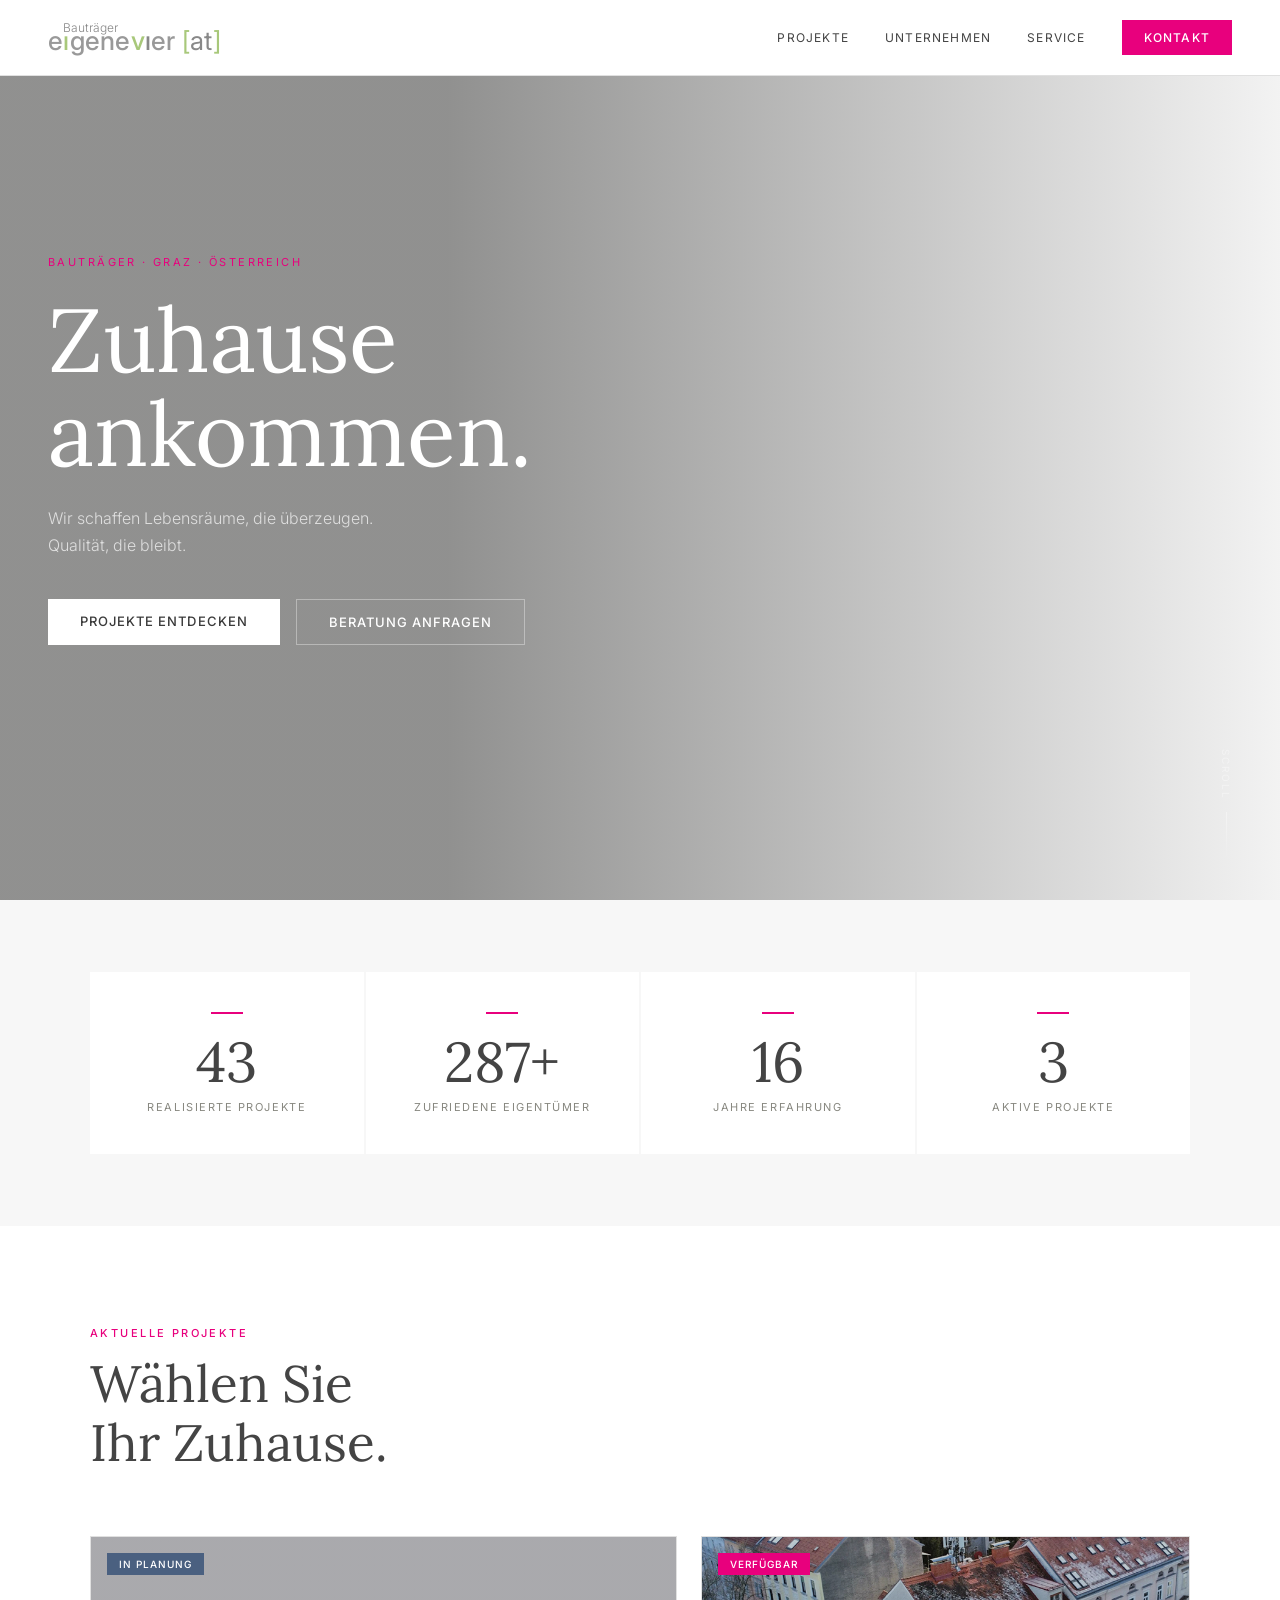
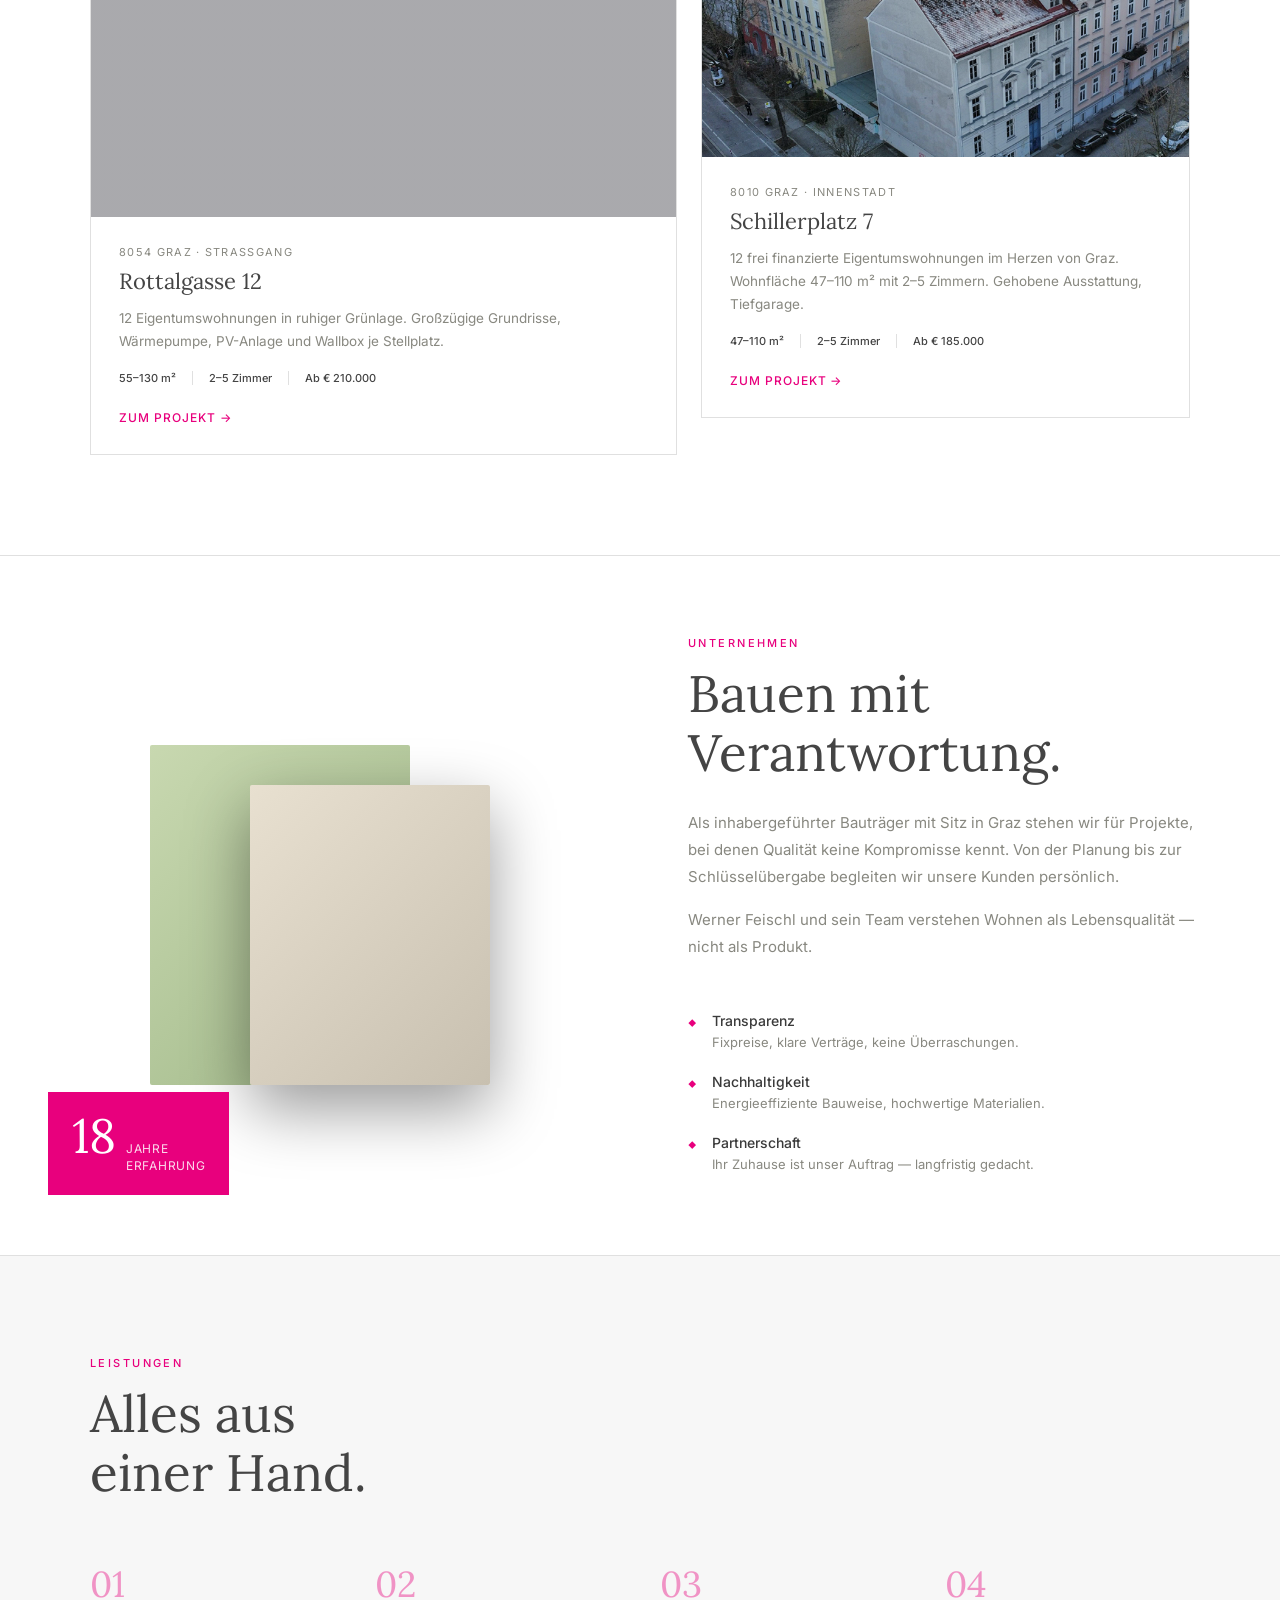
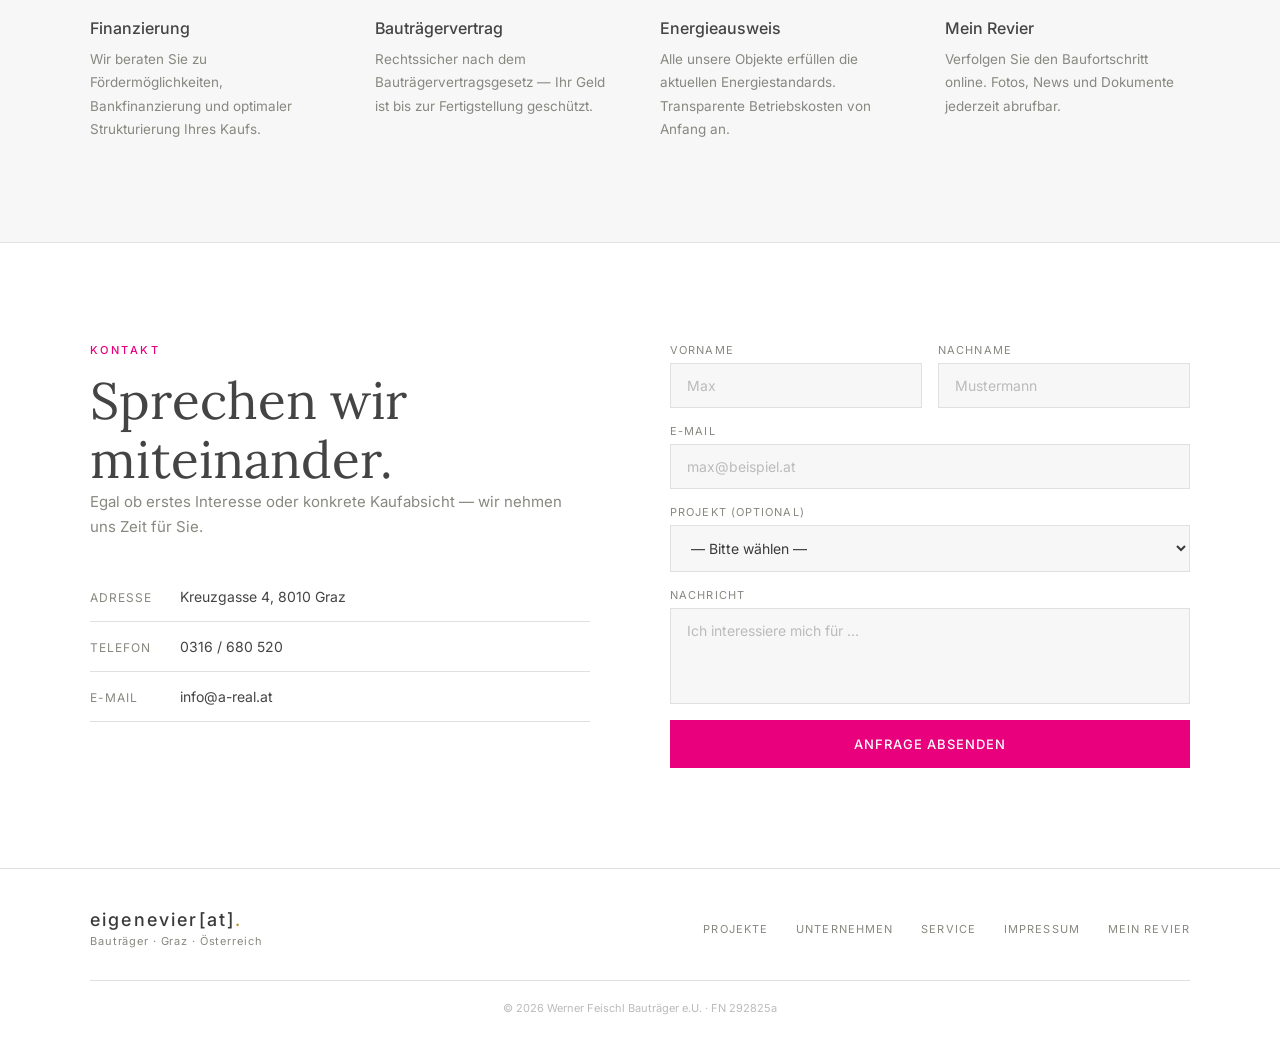
<file: index.html>
<!DOCTYPE html>
<html lang="de">
<head>
  <meta charset="UTF-8">
  <meta name="viewport" content="width=device-width, initial-scale=1.0">
  <title>eigenevier[at] — Bauträger</title>
  <link rel="preconnect" href="https://fonts.googleapis.com">
  <link href="https://fonts.googleapis.com/css2?family=Inter:wght@300;400;500&family=Lora:wght@400;500&display=swap" rel="stylesheet">
  <link rel="icon" type="image/svg+xml" href="favicon.svg">
  <link rel="stylesheet" href="style.css">
</head>
<body>

  <!-- NAV -->
  <header class="nav" id="nav">
    <a href="#" class="nav-logo">
      <span class="nav-logo-sub">Bauträger</span>
      <span class="nav-logo-text">e<span class="lg">ı</span>gene<span class="lg">v</span><span class="lg" style="color:#888;">ı</span>er <span class="nav-logo-dot">[</span><span style="color:#888;font-weight:400;">at</span><span class="nav-logo-dot">]</span></span>
    </a>
    <nav class="nav-links">
      <a href="#projekte">Projekte</a>
      <a href="#unternehmen">Unternehmen</a>
      <a href="#service">Service</a>
      <a href="#kontakt" class="nav-cta">Kontakt</a>
    </nav>
    <button class="nav-burger" onclick="toggleMenu()" aria-label="Menü">
      <span></span><span></span><span></span>
    </button>
  </header>

  <!-- MOBILE MENU -->
  <div class="mobile-menu" id="mobileMenu">
    <a href="#projekte" onclick="toggleMenu()">Projekte</a>
    <a href="#unternehmen" onclick="toggleMenu()">Unternehmen</a>
    <a href="#service" onclick="toggleMenu()">Service</a>
    <a href="#kontakt" onclick="toggleMenu()">Kontakt</a>
  </div>

  <!-- HERO -->
  <section class="hero">
    <div class="hero-bg"></div>
    <div class="hero-content">
      <p class="hero-label">Bauträger · Graz · Österreich</p>
      <h1 class="hero-title">Zuhause<br>ankommen.</h1>
      <p class="hero-sub">Wir schaffen Lebensräume, die überzeugen.<br>Qualität, die bleibt.</p>
      <div class="hero-actions">
        <a href="#projekte" class="btn btn-light">Projekte entdecken</a>
        <a href="#kontakt" class="btn btn-ghost">Beratung anfragen</a>
      </div>
    </div>
    <div class="hero-scroll">
      <span>Scroll</span>
      <div class="hero-scroll-line"></div>
    </div>
  </section>

  <!-- STATS -->
  <section class="stats">
    <div class="stats-grid">
      <div class="stat">
        <span class="stat-num" data-count="48" data-suffix="">48</span>
        <span class="stat-label">realisierte Projekte</span>
      </div>
      <div class="stat">
        <span class="stat-num" data-count="320" data-suffix="+">320+</span>
        <span class="stat-label">zufriedene Eigentümer</span>
      </div>
      <div class="stat">
        <span class="stat-num" data-count="18" data-suffix="">18</span>
        <span class="stat-label">Jahre Erfahrung</span>
      </div>
      <div class="stat">
        <span class="stat-num" data-count="4" data-suffix="">4</span>
        <span class="stat-label">aktive Projekte</span>
      </div>
    </div>
  </section>

  <!-- PROJEKTE -->
  <section class="section" id="projekte">
    <div class="container">
      <div class="section-header">
        <p class="section-label">Aktuelle Projekte</p>
        <h2 class="section-title">Wählen Sie<br>Ihr Zuhause.</h2>
      </div>

      <div class="projects-grid">

        <article class="project-card project-card--featured">
          <a href="rottalgasse.html" class="project-img" style="background: linear-gradient(rgba(10,10,20,0.35),rgba(10,10,20,0.35)), url('https://images.unsplash.com/photo-1600596542815-ffad4c1539a9?w=800&q=80') center/cover no-repeat;">
            <span class="project-status project-status--soon">In Planung</span>
          </a>
          <div class="project-body">
            <p class="project-location">8054 Graz · Straßgang</p>
            <h3 class="project-name">Rottalgasse 12</h3>
            <p class="project-desc">12 Eigentumswohnungen in ruhiger Grünlage. Großzügige Grundrisse, Wärmepumpe, PV-Anlage und Wallbox je Stellplatz.</p>
            <div class="project-meta">
              <span>55–130 m²</span>
              <span>2–5 Zimmer</span>
              <span>Ab € 210.000</span>
            </div>
            <a href="rottalgasse.html" class="project-link">Zum Projekt →</a>
          </div>
        </article>

        <article class="project-card">
          <a href="schillerplatz.html" class="project-img" style="background: linear-gradient(rgba(10,10,10,0.2),rgba(10,10,10,0.2)), url('img/luftaufnahme.jpg') center/cover no-repeat;">
            <span class="project-status project-status--active">Verfügbar</span>
          </a>
          <div class="project-body">
            <p class="project-location">8010 Graz · Innenstadt</p>
            <h3 class="project-name">Schillerplatz 7</h3>
            <p class="project-desc">12 frei finanzierte Eigentumswohnungen im Herzen von Graz. Wohnfläche 47–110 m² mit 2–5 Zimmern. Gehobene Ausstattung, Tiefgarage.</p>
            <div class="project-meta">
              <span>47–110 m²</span>
              <span>2–5 Zimmer</span>
              <span>Ab € 185.000</span>
            </div>
            <a href="schillerplatz.html" class="project-link">Zum Projekt →</a>
          </div>
        </article>


      </div>
    </div>
  </section>

  <!-- ABOUT -->
  <section class="about" id="unternehmen">
    <div class="about-visual">
      <div class="about-img-stack">
        <div class="about-img about-img--back" style="background:linear-gradient(135deg,#c8d8b0,#a0b888);"></div>
        <div class="about-img about-img--front" style="background:linear-gradient(135deg,#e8e0d0,#c8c0b0);"></div>
      </div>
      <div class="about-accent">
        <span class="about-accent-num">18</span>
        <span class="about-accent-label">Jahre<br>Erfahrung</span>
      </div>
    </div>
    <div class="about-text">
      <p class="section-label">Unternehmen</p>
      <h2 class="section-title">Bauen mit<br>Verantwortung.</h2>
      <p class="about-body">Als inhabergeführter Bauträger mit Sitz in Graz stehen wir für Projekte, bei denen Qualität keine Kompromisse kennt. Von der Planung bis zur Schlüsselübergabe begleiten wir unsere Kunden persönlich.</p>
      <p class="about-body">Werner Feischl und sein Team verstehen Wohnen als Lebensqualität — nicht als Produkt.</p>
      <div class="about-values">
        <div class="value">
          <span class="value-icon">◆</span>
          <div>
            <strong>Transparenz</strong>
            <p>Fixpreise, klare Verträge, keine Überraschungen.</p>
          </div>
        </div>
        <div class="value">
          <span class="value-icon">◆</span>
          <div>
            <strong>Nachhaltigkeit</strong>
            <p>Energieeffiziente Bauweise, hochwertige Materialien.</p>
          </div>
        </div>
        <div class="value">
          <span class="value-icon">◆</span>
          <div>
            <strong>Partnerschaft</strong>
            <p>Ihr Zuhause ist unser Auftrag — langfristig gedacht.</p>
          </div>
        </div>
      </div>
    </div>
  </section>

  <!-- SERVICE -->
  <section class="section section--light" id="service">
    <div class="container">
      <div class="section-header">
        <p class="section-label">Leistungen</p>
        <h2 class="section-title">Alles aus<br>einer Hand.</h2>
      </div>
      <div class="services-grid">
        <div class="service-item">
          <div class="service-num">01</div>
          <h3>Finanzierung</h3>
          <p>Wir beraten Sie zu Fördermöglichkeiten, Bankfinanzierung und optimaler Strukturierung Ihres Kaufs.</p>
        </div>
        <div class="service-item">
          <div class="service-num">02</div>
          <h3>Bauträgervertrag</h3>
          <p>Rechtssicher nach dem Bauträgervertragsgesetz — Ihr Geld ist bis zur Fertigstellung geschützt.</p>
        </div>
        <div class="service-item">
          <div class="service-num">03</div>
          <h3>Energieausweis</h3>
          <p>Alle unsere Objekte erfüllen die aktuellen Energiestandards. Transparente Betriebskosten von Anfang an.</p>
        </div>
        <div class="service-item">
          <div class="service-num">04</div>
          <h3>Mein Revier</h3>
          <p>Verfolgen Sie den Baufortschritt online. Fotos, News und Dokumente jederzeit abrufbar.</p>
        </div>
      </div>
    </div>
  </section>

  <!-- CONTACT -->
  <section class="contact" id="kontakt">
    <div class="contact-inner">
      <div class="contact-text">
        <p class="section-label">Kontakt</p>
        <h2 class="section-title">Sprechen wir<br>miteinander.</h2>
        <p style="color:var(--gray);font-size:15px;line-height:1.7;margin-bottom:32px;">Egal ob erstes Interesse oder konkrete Kaufabsicht — wir nehmen uns Zeit für Sie.</p>
        <div class="contact-info">
          <div class="contact-info-row">
            <span class="ci-label">Adresse</span>
            <span>Kreuzgasse 4, 8010 Graz</span>
          </div>
          <div class="contact-info-row">
            <span class="ci-label">Telefon</span>
            <a href="tel:+43316680520">0316 / 680 520</a>
          </div>
          <div class="contact-info-row">
            <span class="ci-label">E-Mail</span>
            <a href="mailto:info@a-real.at">info@a-real.at</a>
          </div>
        </div>
      </div>
      <form class="contact-form" onsubmit="handleSubmit(event)">
        <div class="form-row">
          <div class="form-group">
            <label>Vorname</label>
            <input type="text" placeholder="Max" required>
          </div>
          <div class="form-group">
            <label>Nachname</label>
            <input type="text" placeholder="Mustermann" required>
          </div>
        </div>
        <div class="form-group">
          <label>E-Mail</label>
          <input type="email" placeholder="max@beispiel.at" required>
        </div>
        <div class="form-group">
          <label>Projekt (optional)</label>
          <select>
            <option value="">— Bitte wählen —</option>
            <option>Nussbaumerstraße 8</option>
            <option>Mariatroster Weg</option>
            <option>Allgemeine Anfrage</option>
          </select>
        </div>
        <div class="form-group">
          <label>Nachricht</label>
          <textarea rows="4" placeholder="Ich interessiere mich für …" required></textarea>
        </div>
        <button type="submit" class="btn btn-gold">Anfrage absenden</button>
        <div class="form-success" id="formSuccess">Danke! Wir melden uns in Kürze.</div>
      </form>
    </div>
  </section>

  <!-- FOOTER -->
  <footer class="footer">
    <div class="footer-inner">
      <div class="footer-brand">
        <span class="footer-logo">eigenevier[at]<span style="color:#b8962e;">.</span></span>
        <p>Bauträger · Graz · Österreich</p>
      </div>
      <div class="footer-links">
        <a href="#projekte">Projekte</a>
        <a href="#unternehmen">Unternehmen</a>
        <a href="#service">Service</a>
        <a href="impressum.html">Impressum</a>
        <a href="login.html">Mein Revier</a>
      </div>
      <p class="footer-copy">© 2026 Werner Feischl Bauträger e.U. · FN 292825a</p>
    </div>
  </footer>

  <script>
    // Nav scroll effect
    window.addEventListener('scroll', () => {
      document.getElementById('nav').classList.toggle('nav--scrolled', window.scrollY > 60);
    });

    // Mobile menu
    function toggleMenu() {
      document.getElementById('mobileMenu').classList.toggle('open');
    }

    // Smooth scroll for anchor links
    document.querySelectorAll('a[href^="#"]').forEach(a => {
      a.addEventListener('click', e => {
        const target = document.querySelector(a.getAttribute('href'));
        if (target) {
          e.preventDefault();
          target.scrollIntoView({ behavior: 'smooth' });
        }
      });
    });

    // Intersection observer for fade-in
    const observer = new IntersectionObserver(entries => {
      entries.forEach(e => e.isIntersecting && e.target.classList.add('visible'));
    }, { threshold: 0.12 });
    document.querySelectorAll('.stat, .project-card, .service-item, .value').forEach(el => {
      el.classList.add('fade-up');
      observer.observe(el);
    });

    // Counter animation for stats
    function animateCounter(el, target, suffix) {
      let start = 0;
      const duration = 1400;
      const step = timestamp => {
        if (!start) start = timestamp;
        const progress = Math.min((timestamp - start) / duration, 1);
        const ease = 1 - Math.pow(1 - progress, 3);
        el.textContent = Math.floor(ease * target) + suffix;
        if (progress < 1) requestAnimationFrame(step);
      };
      requestAnimationFrame(step);
    }
    const statsObserver = new IntersectionObserver(entries => {
      entries.forEach(e => {
        if (e.isIntersecting) {
          const el = e.target;
          const raw = el.dataset.count;
          const suffix = el.dataset.suffix || '';
          animateCounter(el, parseInt(raw), suffix);
          statsObserver.unobserve(el);
        }
      });
    }, { threshold: 0.5 });
    document.querySelectorAll('.stat-num[data-count]').forEach(el => statsObserver.observe(el));

    // Form submit
    function handleSubmit(e) {
      e.preventDefault();
      document.getElementById('formSuccess').style.display = 'block';
      e.target.reset();
    }
  </script>
</body>
</html>
</file>
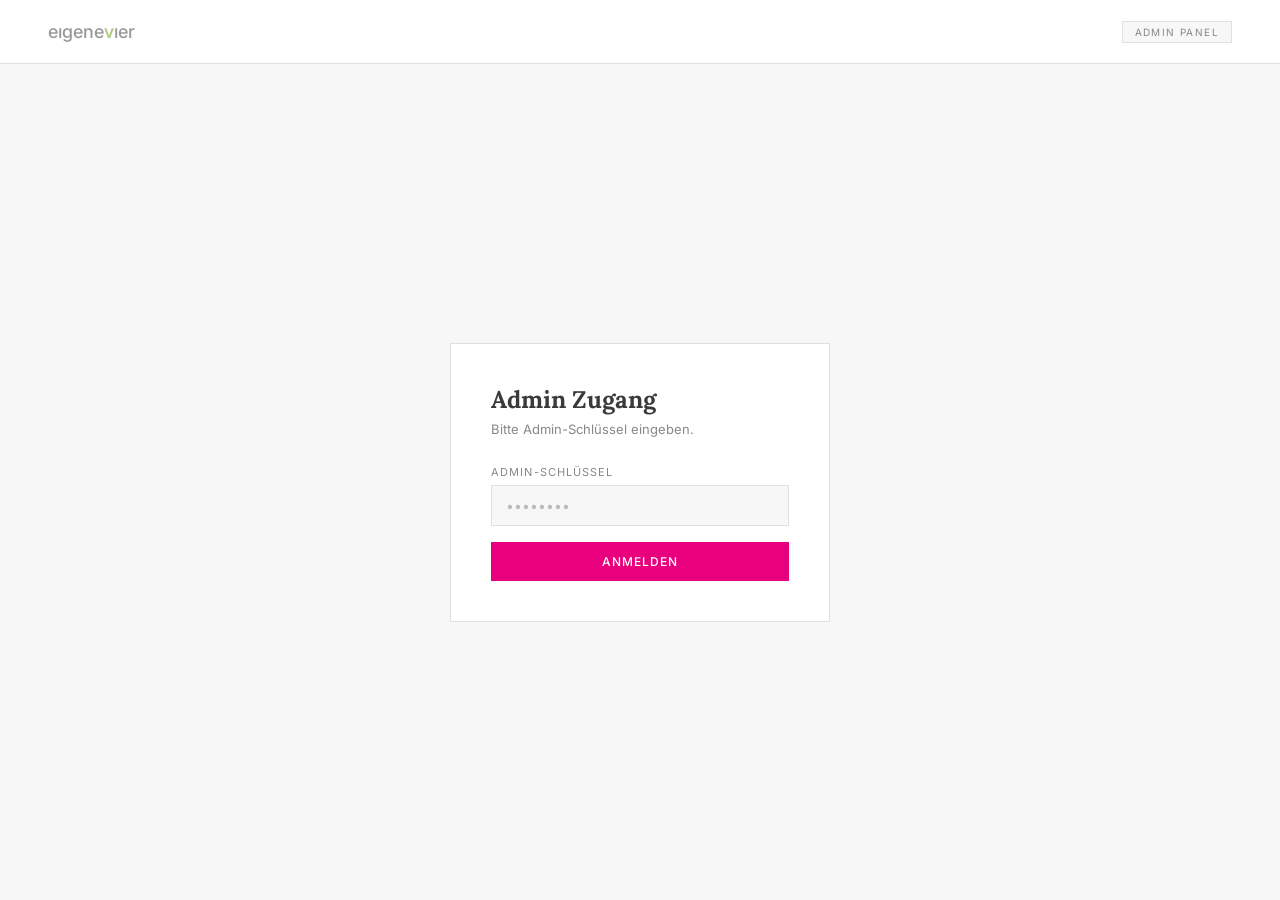
<file: admin.html>
<!DOCTYPE html>
<html lang="de">
<head>
  <meta charset="UTF-8">
  <meta name="viewport" content="width=device-width, initial-scale=1.0">
  <title>Admin — eigenevier[at]</title>
  <link rel="icon" type="image/svg+xml" href="favicon.svg">
  <link rel="preconnect" href="https://fonts.googleapis.com">
  <link href="https://fonts.googleapis.com/css2?family=Inter:wght@300;400;500&family=Lora:wght@400;500&display=swap" rel="stylesheet">
  <style>
    *, *::before, *::after { box-sizing: border-box; margin: 0; padding: 0; }
    :root {
      --gold:   #e8007d;
      --olive:  #a8c87a;
      --text:   #444;
      --dark:   #3a3a3a;
      --gray:   #888;
      --border: #e0e0e0;
      --light:  #f7f7f7;
      --white:  #fff;
      --font-sans: 'Inter', system-ui, sans-serif;
      --font-serif: 'Lora', Georgia, serif;
    }
    body { font-family: var(--font-sans); background: var(--light); min-height: 100vh; }

    /* Header */
    .header {
      background: var(--white);
      border-bottom: 1px solid var(--border);
      padding: 0 48px;
      height: 64px;
      display: flex;
      align-items: center;
      justify-content: space-between;
    }
    .header-logo {
      font-size: 18px;
      font-weight: 500;
      color: #999;
      text-decoration: none;
    }
    .header-logo span { color: var(--olive); }
    .header-badge {
      font-size: 10px;
      letter-spacing: 0.14em;
      text-transform: uppercase;
      background: var(--light);
      border: 1px solid var(--border);
      color: var(--gray);
      padding: 4px 12px;
    }

    /* Login Screen */
    .admin-login {
      display: flex;
      align-items: center;
      justify-content: center;
      min-height: calc(100vh - 64px);
      padding: 24px;
    }
    .admin-login-card {
      background: var(--white);
      border: 1px solid var(--border);
      padding: 40px;
      width: 100%;
      max-width: 380px;
    }
    .admin-login-title {
      font-family: var(--font-serif);
      font-size: 24px;
      color: var(--dark);
      margin-bottom: 6px;
    }
    .admin-login-sub {
      font-size: 13px;
      color: var(--gray);
      margin-bottom: 28px;
    }

    /* Main */
    .admin-main {
      display: none;
      max-width: 900px;
      margin: 0 auto;
      padding: 40px 48px;
    }
    .admin-main.visible { display: block; }

    /* Tabs */
    .tabs {
      display: flex;
      gap: 0;
      border-bottom: 1px solid var(--border);
      margin-bottom: 32px;
    }
    .tab-btn {
      padding: 12px 24px;
      font-size: 12px;
      letter-spacing: 0.1em;
      text-transform: uppercase;
      color: var(--gray);
      background: none;
      border: none;
      border-bottom: 2px solid transparent;
      cursor: pointer;
      font-family: var(--font-sans);
      transition: all 0.2s;
      margin-bottom: -1px;
    }
    .tab-btn.active { color: var(--gold); border-bottom-color: var(--gold); }
    .tab-btn:hover:not(.active) { color: var(--text); }

    .tab-panel { display: none; }
    .tab-panel.active { display: block; }

    /* Cards */
    .card {
      background: var(--white);
      border: 1px solid var(--border);
      padding: 32px;
      margin-bottom: 24px;
    }
    .card-title {
      font-size: 11px;
      letter-spacing: 0.14em;
      text-transform: uppercase;
      color: var(--gray);
      margin-bottom: 24px;
    }

    /* Form */
    .form-grid {
      display: grid;
      grid-template-columns: 1fr 1fr;
      gap: 16px;
      margin-bottom: 16px;
    }
    .form-grid-full { grid-column: 1 / -1; }
    .form-group { display: flex; flex-direction: column; gap: 6px; }
    .form-group label {
      font-size: 11px;
      letter-spacing: 0.1em;
      text-transform: uppercase;
      color: var(--gray);
    }
    .form-group input,
    .form-group select {
      background: var(--light);
      border: 1px solid var(--border);
      color: var(--dark);
      padding: 11px 14px;
      font-family: var(--font-sans);
      font-size: 14px;
      outline: none;
      transition: border-color 0.2s;
    }
    .form-group input:focus,
    .form-group select:focus { border-color: var(--gold); }
    .form-group input::placeholder { color: #bbb; }

    /* Buttons */
    .btn {
      padding: 12px 28px;
      font-family: var(--font-sans);
      font-size: 12px;
      font-weight: 500;
      letter-spacing: 0.08em;
      text-transform: uppercase;
      cursor: pointer;
      border: none;
      transition: background 0.2s;
    }
    .btn-primary { background: var(--gold); color: #fff; }
    .btn-primary:hover { background: #ff2090; }
    .btn-primary:disabled { background: #ccc; cursor: not-allowed; }
    .btn-outline {
      background: none;
      border: 1px solid var(--border);
      color: var(--gray);
    }
    .btn-outline:hover { border-color: var(--text); color: var(--text); }

    /* Alert */
    .alert {
      display: none;
      padding: 12px 16px;
      font-size: 13px;
      margin-top: 16px;
    }
    .alert-success { background: #f0f8e8; border: 1px solid #c8e8a0; color: #4a7a20; }
    .alert-error   { background: #fff0f5; border: 1px solid #ffc0d8; color: var(--gold); }

    /* Users Table */
    .users-table {
      width: 100%;
      border-collapse: collapse;
    }
    .users-table th {
      font-size: 10px;
      letter-spacing: 0.14em;
      text-transform: uppercase;
      color: var(--gray);
      font-weight: 400;
      padding: 10px 14px;
      text-align: left;
      border-bottom: 2px solid var(--border);
    }
    .users-table td {
      padding: 14px;
      font-size: 13px;
      color: var(--text);
      border-bottom: 1px solid var(--border);
    }
    .users-table tr:last-child td { border-bottom: none; }
    .status-pill {
      display: inline-block;
      font-size: 10px;
      font-weight: 500;
      letter-spacing: 0.08em;
      text-transform: uppercase;
      padding: 3px 10px;
      background: #f0f8e8;
      color: #5a8a20;
    }

    /* Progress Editor */
    .steps-editor { display: flex; flex-direction: column; gap: 12px; }
    .step-row {
      display: grid;
      grid-template-columns: 2fr 3fr 100px 80px;
      gap: 10px;
      align-items: center;
      padding: 12px;
      background: var(--light);
      border: 1px solid var(--border);
    }
    .step-row select {
      background: var(--white);
      border: 1px solid var(--border);
      padding: 8px 10px;
      font-family: var(--font-sans);
      font-size: 12px;
      color: var(--text);
    }

    @media (max-width: 700px) {
      .header { padding: 0 20px; }
      .admin-main { padding: 24px 20px; }
      .form-grid { grid-template-columns: 1fr; }
      .step-row { grid-template-columns: 1fr 1fr; }
    }
  </style>
</head>
<body>

  <header class="header">
    <a href="index.html" class="header-logo">eıgene<span>v</span>ıer</a>
    <div class="header-badge">Admin Panel</div>
  </header>

  <!-- LOGIN -->
  <div class="admin-login" id="adminLogin">
    <div class="admin-login-card">
      <h1 class="admin-login-title">Admin Zugang</h1>
      <p class="admin-login-sub">Bitte Admin-Schlüssel eingeben.</p>
      <div class="form-group" style="margin-bottom:16px;">
        <label>Admin-Schlüssel</label>
        <input type="password" id="adminKeyInput" placeholder="••••••••" autocomplete="off">
      </div>
      <button class="btn btn-primary" onclick="adminLogin()" style="width:100%">Anmelden</button>
      <div class="alert alert-error" id="adminLoginError">Falscher Schlüssel.</div>
    </div>
  </div>

  <!-- MAIN -->
  <div class="admin-main" id="adminMain">

    <div class="tabs">
      <button class="tab-btn active" onclick="showTab('users')">Benutzer</button>
      <button class="tab-btn" onclick="showTab('create')">Neuer Benutzer</button>
      <button class="tab-btn" onclick="showTab('project')">Projektdaten</button>
    </div>

    <!-- TAB: Benutzer -->
    <div class="tab-panel active" id="tab-users">
      <div class="card">
        <div class="card-title">Angelegte Benutzer</div>
        <div id="usersList">
          <table class="users-table">
            <thead>
              <tr>
                <th>Name</th>
                <th>E-Mail</th>
                <th>Projekt</th>
                <th>Top</th>
                <th>Status</th>
              </tr>
            </thead>
            <tbody id="usersTableBody">
              <tr><td colspan="5" style="color:#bbb;font-size:13px;">Wird geladen…</td></tr>
            </tbody>
          </table>
        </div>
      </div>
    </div>

    <!-- TAB: Neuer Benutzer -->
    <div class="tab-panel" id="tab-create">
      <div class="card">
        <div class="card-title">Neuen Käufer anlegen</div>
        <div class="form-grid">
          <div class="form-group">
            <label>Vorname & Nachname</label>
            <input type="text" id="newName" placeholder="Max Mustermann">
          </div>
          <div class="form-group">
            <label>E-Mail</label>
            <input type="email" id="newEmail" placeholder="max@beispiel.at">
          </div>
          <div class="form-group">
            <label>Passwort</label>
            <input type="text" id="newPassword" placeholder="Temporäres Passwort">
          </div>
          <div class="form-group">
            <label>Projekt</label>
            <select id="newProject">
              <option value="schillerplatz">Schillerplatz 6</option>
              <option value="rottalgasse">Rottalgasse 12</option>
            </select>
          </div>
          <div class="form-group">
            <label>Top-Nummer</label>
            <input type="text" id="newTop" placeholder="04">
          </div>
          <div class="form-group">
            <label>Wohnungstyp</label>
            <input type="text" id="newUnit" placeholder="3-Zimmer · 72 m²">
          </div>
        </div>
        <button class="btn btn-primary" id="createBtn" onclick="createUser()">Benutzer anlegen</button>
        <div class="alert alert-success" id="createSuccess"></div>
        <div class="alert alert-error" id="createError"></div>
      </div>
    </div>

    <!-- TAB: Projektdaten -->
    <div class="tab-panel" id="tab-project">
      <div class="card">
        <div class="card-title">Baufortschritt aktualisieren</div>
        <div class="form-grid" style="margin-bottom:24px;">
          <div class="form-group">
            <label>Projekt</label>
            <select id="editProject" onchange="loadProject()">
              <option value="schillerplatz">Schillerplatz 6</option>
              <option value="rottalgasse">Rottalgasse 12</option>
            </select>
          </div>
          <div class="form-group">
            <label>Gesamtfortschritt (%)</label>
            <input type="number" id="editProgress" min="0" max="100" placeholder="45">
          </div>
        </div>

        <div class="card-title" style="margin-bottom:16px;">Bauabschnitte</div>
        <div class="steps-editor" id="stepsEditor"></div>

        <div style="margin-top:24px;display:flex;gap:12px;">
          <button class="btn btn-primary" onclick="saveProject()">Speichern</button>
          <button class="btn btn-outline" onclick="loadProject()">Zurücksetzen</button>
        </div>
        <div class="alert alert-success" id="projectSuccess"></div>
        <div class="alert alert-error" id="projectError"></div>
      </div>

      <div class="card">
        <div class="card-title">Neuigkeit hinzufügen</div>
        <div class="form-grid">
          <div class="form-group">
            <label>Datum</label>
            <input type="text" id="updateDate" placeholder="03.06.2026">
          </div>
          <div class="form-group form-grid-full">
            <label>Text</label>
            <input type="text" id="updateText" placeholder="Rohbau Stockwerk 3 fertiggestellt…">
          </div>
        </div>
        <button class="btn btn-primary" onclick="addUpdate()">Neuigkeit speichern</button>
        <div class="alert alert-success" id="updateSuccess"></div>
      </div>
    </div>

  </div>

  <script>
    let ADMIN_KEY = '';
    let currentProjectData = null;

    function adminLogin() {
      const key = document.getElementById('adminKeyInput').value;
      if (!key) return;
      ADMIN_KEY = key;
      // Test mit user anlegen (leerer Test)
      fetch('/api/admin/ping', {
        headers: { 'X-Admin-Key': key }
      }).then(async r => {
        // Ping nicht implementiert — direkt versuchen
        document.getElementById('adminLogin').style.display = 'none';
        document.getElementById('adminMain').classList.add('visible');
        loadKnownUsers();
        loadProject();
      });
    }

    // Enter-Taste
    document.getElementById('adminKeyInput').addEventListener('keydown', e => {
      if (e.key === 'Enter') adminLogin();
    });

    function showTab(name) {
      document.querySelectorAll('.tab-btn').forEach((b, i) => {
        b.classList.toggle('active', ['users','create','project'][i] === name);
      });
      document.querySelectorAll('.tab-panel').forEach(p => p.classList.remove('active'));
      document.getElementById('tab-' + name).classList.add('active');
    }

    // ── Benutzer anlegen ──
    async function createUser() {
      const btn = document.getElementById('createBtn');
      const name = document.getElementById('newName').value.trim();
      const email = document.getElementById('newEmail').value.trim();
      const password = document.getElementById('newPassword').value.trim();
      const project = document.getElementById('newProject').value;
      const top = document.getElementById('newTop').value.trim();
      const unit = document.getElementById('newUnit').value.trim();

      if (!name || !email || !password || !top) {
        showAlert('createError', 'Bitte alle Pflichtfelder ausfüllen.');
        return;
      }

      btn.disabled = true;
      btn.textContent = 'Wird angelegt…';

      try {
        const res = await fetch('/api/admin/user', {
          method: 'POST',
          headers: { 'Content-Type': 'application/json', 'X-Admin-Key': ADMIN_KEY },
          body: JSON.stringify({ name, email, password, project, top, unit })
        });
        const data = await res.json();
        if (res.ok) {
          showAlert('createSuccess', `✓ ${name} (${email}) wurde erfolgreich angelegt.`);
          document.getElementById('newName').value = '';
          document.getElementById('newEmail').value = '';
          document.getElementById('newPassword').value = '';
          document.getElementById('newTop').value = '';
          document.getElementById('newUnit').value = '';
          addUserToTable(name, email, project, top);
        } else {
          showAlert('createError', data.error || 'Fehler beim Anlegen.');
        }
      } catch {
        showAlert('createError', 'Verbindungsfehler.');
      }
      btn.disabled = false;
      btn.textContent = 'Benutzer anlegen';
    }

    // ── Bekannte User aus KV laden ──
    function loadKnownUsers() {
      // Demo: zeige angelegte User (aus localStorage als Cache)
      const cached = JSON.parse(localStorage.getItem('adminUsers') || '[]');
      renderUsers(cached);
    }

    function addUserToTable(name, email, project, top) {
      const cached = JSON.parse(localStorage.getItem('adminUsers') || '[]');
      cached.unshift({ name, email, project, top });
      localStorage.setItem('adminUsers', JSON.stringify(cached));
      renderUsers(cached);
    }

    function renderUsers(users) {
      const tbody = document.getElementById('usersTableBody');
      if (users.length === 0) {
        tbody.innerHTML = '<tr><td colspan="5" style="color:#bbb;font-size:13px;">Noch keine Benutzer angelegt.</td></tr>';
        return;
      }
      tbody.innerHTML = users.map(u => `
        <tr>
          <td>${u.name}</td>
          <td>${u.email}</td>
          <td>${u.project === 'schillerplatz' ? 'Schillerplatz 6' : 'Rottalgasse 12'}</td>
          <td>Top ${u.top}</td>
          <td><span class="status-pill">Aktiv</span></td>
        </tr>
      `).join('');
    }

    // ── Projekt laden & bearbeiten ──
    async function loadProject() {
      const project = document.getElementById('editProject').value;
      try {
        const res = await fetch(`/api/admin/project/${project}`, {
          headers: { 'X-Admin-Key': ADMIN_KEY }
        });
        if (!res.ok) throw new Error();
        currentProjectData = await res.json();
        document.getElementById('editProgress').value = currentProjectData.progress;
        renderSteps(currentProjectData.steps);
      } catch {
        // Fallback: leere Steps
        renderSteps([
          { name: 'Planung & Genehmigung', desc: '', status: 'done', date: '' },
          { name: 'Erdarbeiten & Fundament', desc: '', status: 'done', date: '' },
          { name: 'Rohbau', desc: '', status: 'active', date: '' },
          { name: 'Innenausbau', desc: '', status: 'open', date: '' },
          { name: 'Fertigstellung', desc: '', status: 'open', date: '' }
        ]);
      }
    }

    function renderSteps(steps) {
      const editor = document.getElementById('stepsEditor');
      editor.innerHTML = steps.map((s, i) => `
        <div class="step-row">
          <input type="text" value="${s.name}" placeholder="Bezeichnung" id="stepName${i}" style="background:#fff;border:1px solid var(--border);padding:8px 10px;font-family:var(--font-sans);font-size:13px;color:var(--text);outline:none;">
          <input type="text" value="${s.desc}" placeholder="Beschreibung" id="stepDesc${i}" style="background:#fff;border:1px solid var(--border);padding:8px 10px;font-family:var(--font-sans);font-size:13px;color:var(--text);outline:none;">
          <select id="stepStatus${i}">
            <option value="done" ${s.status==='done'?'selected':''}>✓ Fertig</option>
            <option value="active" ${s.status==='active'?'selected':''}>● Aktiv</option>
            <option value="open" ${s.status==='open'?'selected':''}>○ Offen</option>
          </select>
          <input type="text" value="${s.date||''}" placeholder="Datum" id="stepDate${i}" style="background:#fff;border:1px solid var(--border);padding:8px 10px;font-family:var(--font-sans);font-size:12px;color:var(--text);outline:none;">
        </div>
      `).join('');
    }

    async function saveProject() {
      const project = document.getElementById('editProject').value;
      const progress = parseInt(document.getElementById('editProgress').value) || 0;
      const stepRows = document.querySelectorAll('.step-row');
      const steps = Array.from(stepRows).map((_, i) => ({
        name: document.getElementById(`stepName${i}`).value,
        desc: document.getElementById(`stepDesc${i}`).value,
        status: document.getElementById(`stepStatus${i}`).value,
        date: document.getElementById(`stepDate${i}`).value
      }));

      const data = { ...currentProjectData, progress, steps };

      try {
        const res = await fetch(`/api/admin/project/${project}`, {
          method: 'POST',
          headers: { 'Content-Type': 'application/json', 'X-Admin-Key': ADMIN_KEY },
          body: JSON.stringify(data)
        });
        if (res.ok) {
          showAlert('projectSuccess', '✓ Projektdaten gespeichert.');
          currentProjectData = data;
        } else {
          showAlert('projectError', 'Fehler beim Speichern.');
        }
      } catch {
        showAlert('projectError', 'Verbindungsfehler.');
      }
    }

    async function addUpdate() {
      const project = document.getElementById('editProject').value;
      const date = document.getElementById('updateDate').value.trim();
      const text = document.getElementById('updateText').value.trim();
      if (!date || !text) return;

      if (!currentProjectData) return;
      currentProjectData.updates = [{ date, text }, ...(currentProjectData.updates || [])];

      try {
        const res = await fetch(`/api/admin/project/${project}`, {
          method: 'POST',
          headers: { 'Content-Type': 'application/json', 'X-Admin-Key': ADMIN_KEY },
          body: JSON.stringify(currentProjectData)
        });
        if (res.ok) {
          showAlert('updateSuccess', '✓ Neuigkeit gespeichert.');
          document.getElementById('updateDate').value = '';
          document.getElementById('updateText').value = '';
        }
      } catch {}
    }

    function showAlert(id, msg) {
      const el = document.getElementById(id);
      el.textContent = msg;
      el.style.display = 'block';
      setTimeout(() => el.style.display = 'none', 4000);
    }
  </script>
</body>
</html>
</file>
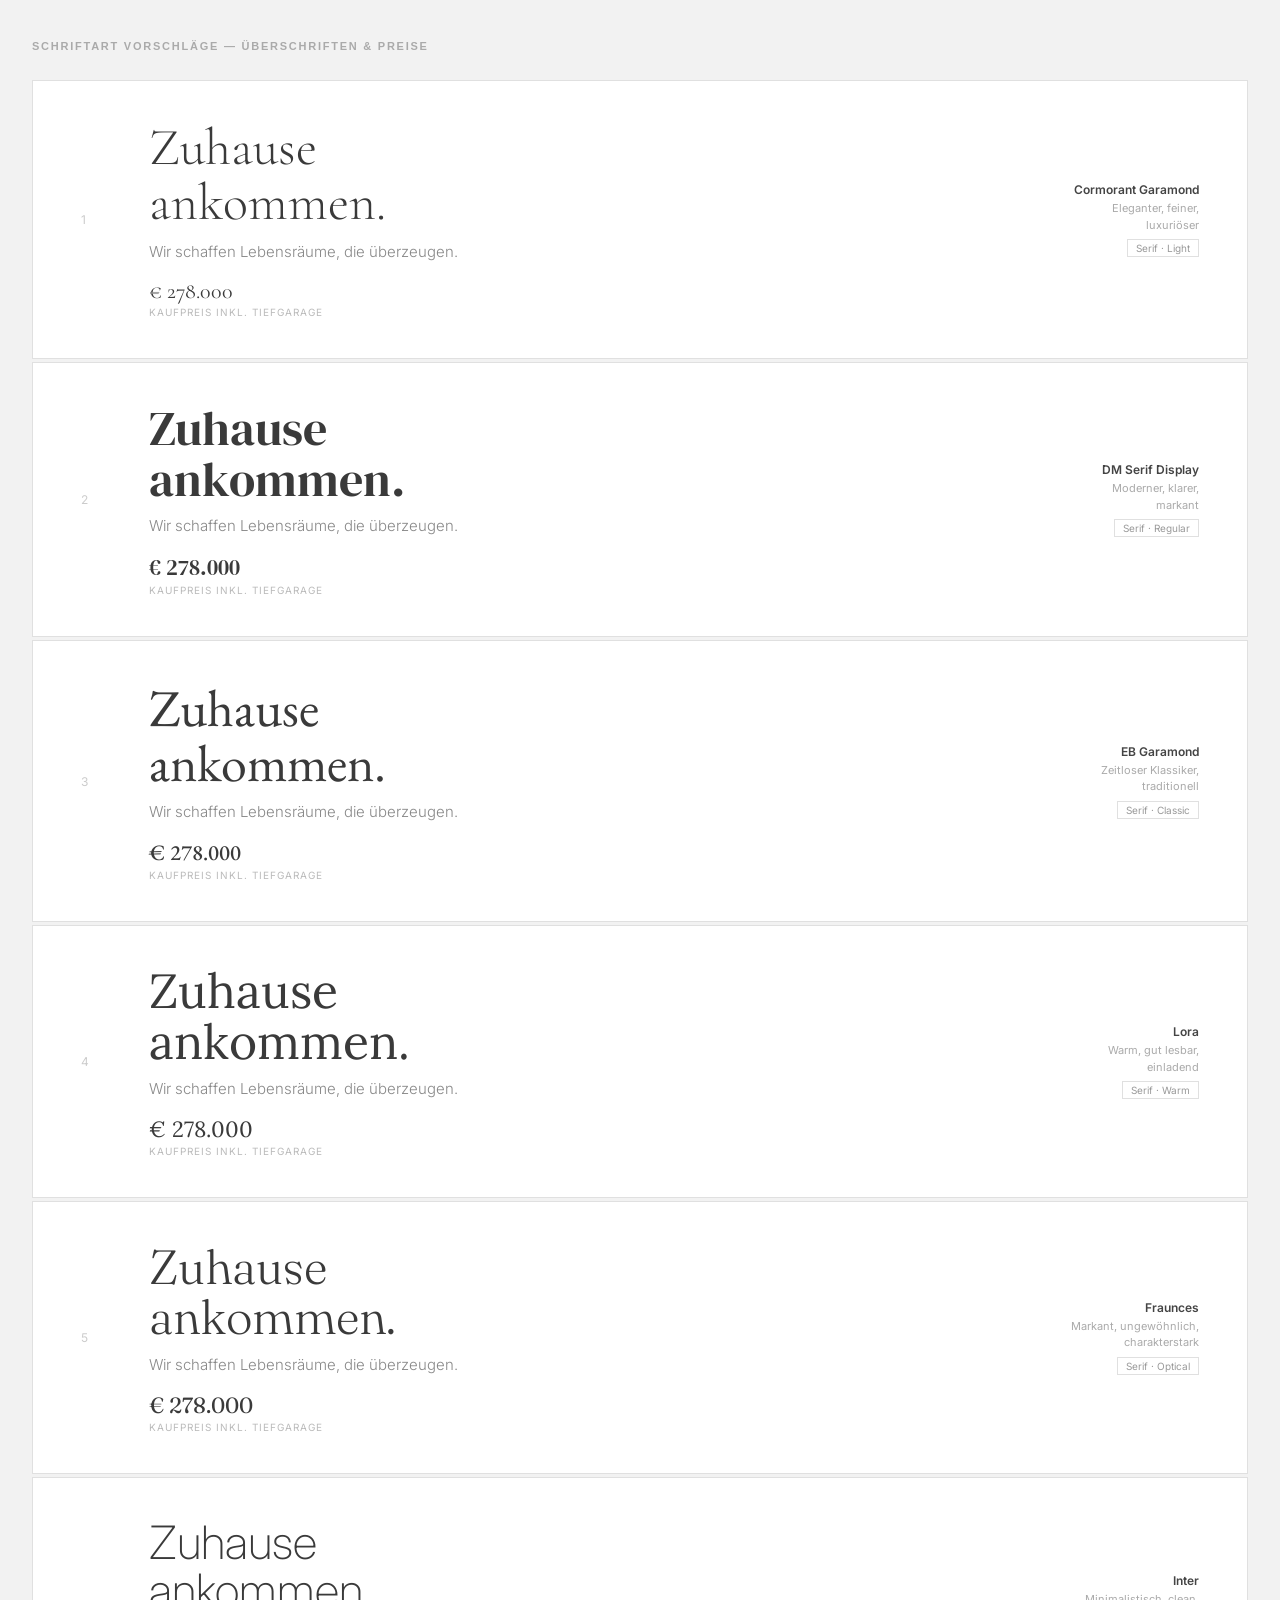
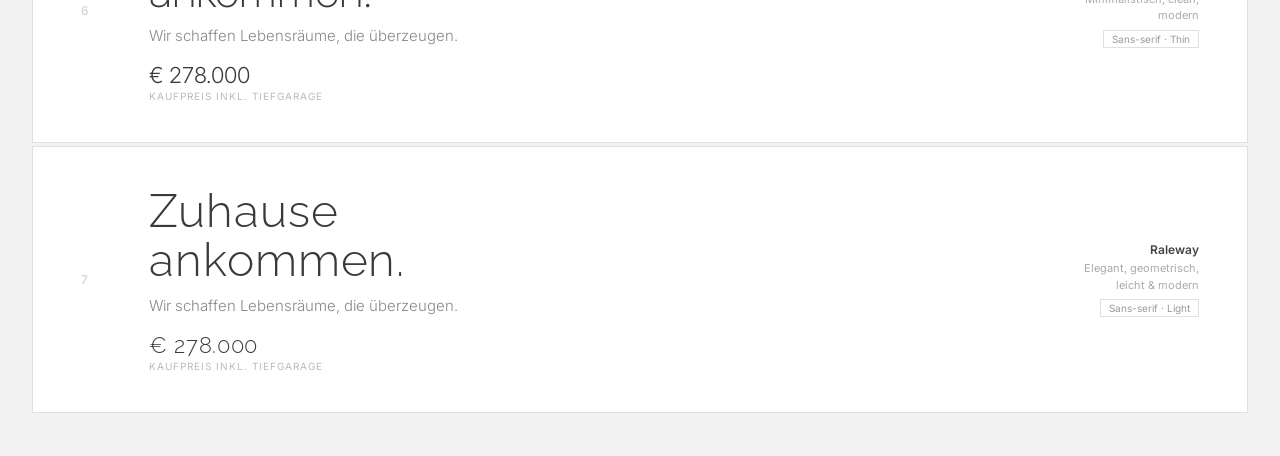
<file: font-preview2.html>
<!DOCTYPE html>
<html>
<head>
  <meta charset="UTF-8">
  <title>Schriftart Vorschläge</title>
  <link href="https://fonts.googleapis.com/css2?family=Cormorant+Garamond:wght@300;400;500&family=DM+Serif+Display&family=EB+Garamond:wght@400;500&family=Lora:wght@400;500&family=Fraunces:opsz,wght@9..144,300;9..144,400&family=Inter:wght@200;300;400&family=Raleway:wght@300;400&display=swap" rel="stylesheet">
  <style>
    *, *::before, *::after { box-sizing: border-box; margin: 0; padding: 0; }
    body { font-family: sans-serif; background: #f2f2f2; padding: 40px 32px; }
    h1 { font-size: 11px; color: #aaa; letter-spacing: 0.16em; text-transform: uppercase; margin-bottom: 28px; }

    .card {
      background: #fff;
      border: 1px solid #e0e0e0;
      padding: 40px 48px;
      margin-bottom: 3px;
      display: grid;
      grid-template-columns: 36px 1fr 200px;
      align-items: center;
      gap: 32px;
    }
    .num { font-size: 12px; color: #ccc; font-family: Inter, sans-serif; }
    .preview { }
    .hero-title {
      line-height: 1.05;
      margin-bottom: 10px;
      color: #3a3a3a;
    }
    .hero-sub {
      font-size: 15px;
      font-weight: 300;
      color: #888;
      line-height: 1.6;
      margin-bottom: 14px;
      font-family: Inter, sans-serif;
    }
    .price {
      font-size: 22px;
      color: #3a3a3a;
      margin-bottom: 2px;
    }
    .price-label {
      font-size: 10px;
      color: #bbb;
      letter-spacing: 0.1em;
      text-transform: uppercase;
      font-family: Inter, sans-serif;
    }
    .meta {
      text-align: right;
    }
    .font-name {
      font-size: 12px;
      font-weight: 600;
      color: #444;
      margin-bottom: 3px;
      font-family: Inter, sans-serif;
    }
    .font-desc {
      font-size: 11px;
      color: #aaa;
      line-height: 1.5;
      font-family: Inter, sans-serif;
    }
    .tag {
      display: inline-block;
      font-size: 10px;
      padding: 2px 8px;
      border: 1px solid #e0e0e0;
      color: #999;
      margin-top: 6px;
      font-family: Inter, sans-serif;
    }
  </style>
</head>
<body>
  <h1>Schriftart Vorschläge — Überschriften & Preise</h1>

  <!-- 1 Cormorant Garamond -->
  <div class="card">
    <div class="num">1</div>
    <div class="preview">
      <div class="hero-title" style="font-family:'Cormorant Garamond',serif; font-size:52px; font-weight:300;">Zuhause<br>ankommen.</div>
      <div class="hero-sub">Wir schaffen Lebensräume, die überzeugen.</div>
      <div class="price" style="font-family:'Cormorant Garamond',serif; font-weight:400;">€ 278.000</div>
      <div class="price-label">Kaufpreis inkl. Tiefgarage</div>
    </div>
    <div class="meta">
      <div class="font-name">Cormorant Garamond</div>
      <div class="font-desc">Eleganter, feiner,<br>luxuriöser</div>
      <span class="tag">Serif · Light</span>
    </div>
  </div>

  <!-- 2 DM Serif Display -->
  <div class="card">
    <div class="num">2</div>
    <div class="preview">
      <div class="hero-title" style="font-family:'DM Serif Display',serif; font-size:48px; font-weight:400;">Zuhause<br>ankommen.</div>
      <div class="hero-sub">Wir schaffen Lebensräume, die überzeugen.</div>
      <div class="price" style="font-family:'DM Serif Display',serif;">€ 278.000</div>
      <div class="price-label">Kaufpreis inkl. Tiefgarage</div>
    </div>
    <div class="meta">
      <div class="font-name">DM Serif Display</div>
      <div class="font-desc">Moderner, klarer,<br>markant</div>
      <span class="tag">Serif · Regular</span>
    </div>
  </div>

  <!-- 3 EB Garamond -->
  <div class="card">
    <div class="num">3</div>
    <div class="preview">
      <div class="hero-title" style="font-family:'EB Garamond',serif; font-size:52px; font-weight:400;">Zuhause<br>ankommen.</div>
      <div class="hero-sub">Wir schaffen Lebensräume, die überzeugen.</div>
      <div class="price" style="font-family:'EB Garamond',serif; font-weight:500;">€ 278.000</div>
      <div class="price-label">Kaufpreis inkl. Tiefgarage</div>
    </div>
    <div class="meta">
      <div class="font-name">EB Garamond</div>
      <div class="font-desc">Zeitloser Klassiker,<br>traditionell</div>
      <span class="tag">Serif · Classic</span>
    </div>
  </div>

  <!-- 4 Lora -->
  <div class="card">
    <div class="num">4</div>
    <div class="preview">
      <div class="hero-title" style="font-family:'Lora',serif; font-size:48px; font-weight:400;">Zuhause<br>ankommen.</div>
      <div class="hero-sub">Wir schaffen Lebensräume, die überzeugen.</div>
      <div class="price" style="font-family:'Lora',serif; font-weight:400;">€ 278.000</div>
      <div class="price-label">Kaufpreis inkl. Tiefgarage</div>
    </div>
    <div class="meta">
      <div class="font-name">Lora</div>
      <div class="font-desc">Warm, gut lesbar,<br>einladend</div>
      <span class="tag">Serif · Warm</span>
    </div>
  </div>

  <!-- 5 Fraunces -->
  <div class="card">
    <div class="num">5</div>
    <div class="preview">
      <div class="hero-title" style="font-family:'Fraunces',serif; font-size:48px; font-weight:300;">Zuhause<br>ankommen.</div>
      <div class="hero-sub">Wir schaffen Lebensräume, die überzeugen.</div>
      <div class="price" style="font-family:'Fraunces',serif; font-weight:400;">€ 278.000</div>
      <div class="price-label">Kaufpreis inkl. Tiefgarage</div>
    </div>
    <div class="meta">
      <div class="font-name">Fraunces</div>
      <div class="font-desc">Markant, ungewöhnlich,<br>charakterstark</div>
      <span class="tag">Serif · Optical</span>
    </div>
  </div>

  <!-- 6 Inter -->
  <div class="card">
    <div class="num">6</div>
    <div class="preview">
      <div class="hero-title" style="font-family:'Inter',sans-serif; font-size:46px; font-weight:200;">Zuhause<br>ankommen.</div>
      <div class="hero-sub">Wir schaffen Lebensräume, die überzeugen.</div>
      <div class="price" style="font-family:'Inter',sans-serif; font-weight:300;">€ 278.000</div>
      <div class="price-label">Kaufpreis inkl. Tiefgarage</div>
    </div>
    <div class="meta">
      <div class="font-name">Inter</div>
      <div class="font-desc">Minimalistisch, clean,<br>modern</div>
      <span class="tag">Sans-serif · Thin</span>
    </div>
  </div>

  <!-- 7 Raleway -->
  <div class="card">
    <div class="num">7</div>
    <div class="preview">
      <div class="hero-title" style="font-family:'Raleway',sans-serif; font-size:46px; font-weight:300; letter-spacing:0.02em;">Zuhause<br>ankommen.</div>
      <div class="hero-sub">Wir schaffen Lebensräume, die überzeugen.</div>
      <div class="price" style="font-family:'Raleway',sans-serif; font-weight:300; letter-spacing:0.03em;">€ 278.000</div>
      <div class="price-label">Kaufpreis inkl. Tiefgarage</div>
    </div>
    <div class="meta">
      <div class="font-name">Raleway</div>
      <div class="font-desc">Elegant, geometrisch,<br>leicht & modern</div>
      <span class="tag">Sans-serif · Light</span>
    </div>
  </div>

</body>
</html>
</file>
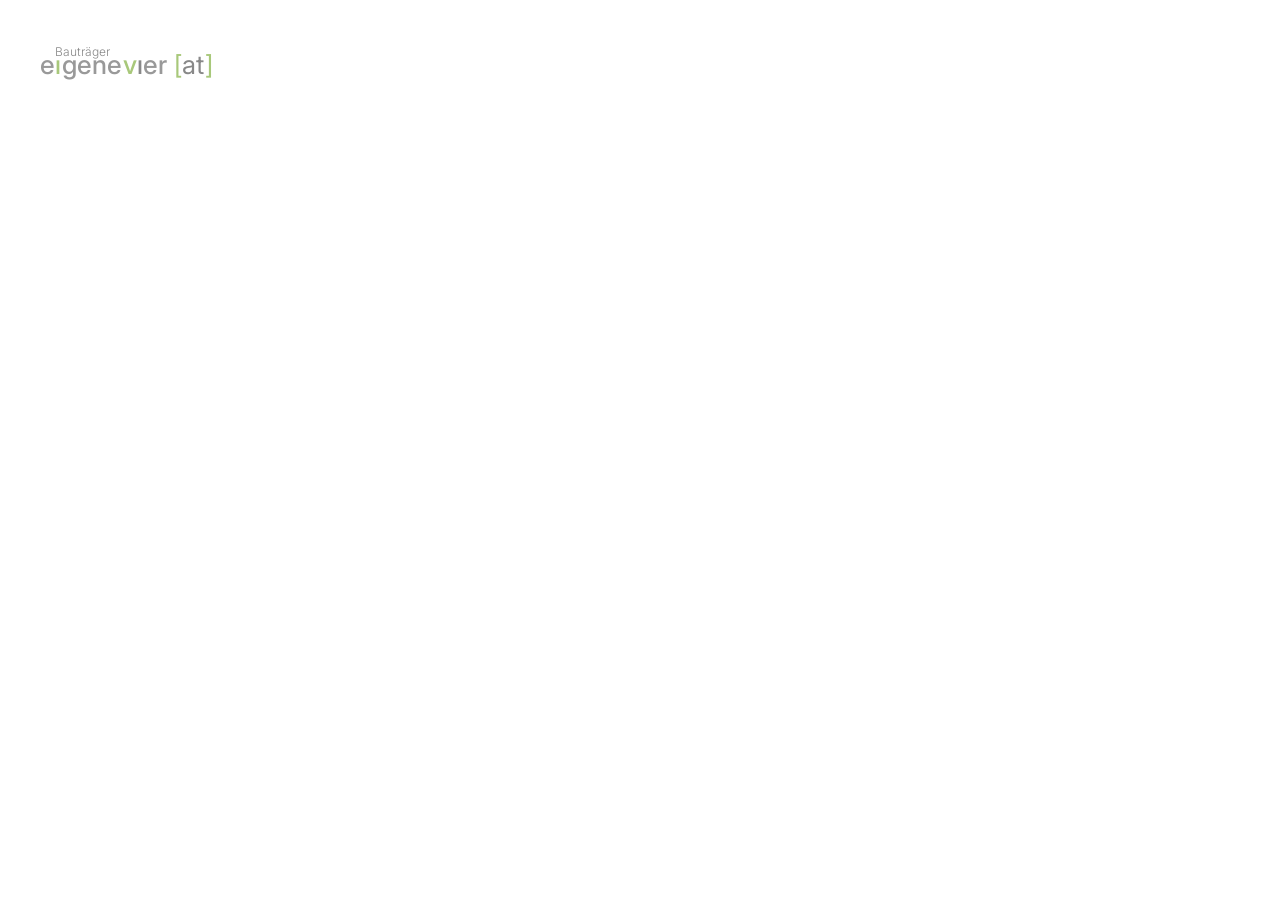
<file: logo/logo.html>
<!DOCTYPE html>
<html lang="de">
<head>
  <meta charset="UTF-8">
  <title>eigenevier[at] Logo</title>
  <link rel="preconnect" href="https://fonts.googleapis.com">
  <link href="https://fonts.googleapis.com/css2?family=Inter:wght@300;400;500&display=swap" rel="stylesheet">
  <style>
    body {
      margin: 40px;
      background: #fff;
      font-family: 'Inter', system-ui, sans-serif;
    }
    .logo {
      display: inline-flex;
      flex-direction: column;
      line-height: 1;
      gap: 2px;
    }
    .logo-sub {
      font-size: 12px;
      font-weight: 300;
      letter-spacing: 0;
      color: #888;
      padding-left: 15px;
      margin-bottom: -8px;
    }
    .logo-text {
      font-size: 26px;
      font-weight: 500;
      letter-spacing: 0.01em;
      color: #999;
    }
    .green { color: #a8c87a; font-weight: inherit; }
    .gray  { color: #888; }
    .bracket { color: #a8c87a; font-weight: 400; }
    .at { color: #888; font-weight: 400; }
  </style>
</head>
<body>
  <div class="logo">
    <span class="logo-sub">Bauträger</span>
    <span class="logo-text">e<span class="green">ı</span>gene<span class="green">v</span><span class="gray">ı</span>er <span class="bracket">[</span><span class="at">at</span><span class="bracket">]</span></span>
  </div>
</body>
</html>
</file>
<file: style.css>
/* ── Reset & Base ── */
*, *::before, *::after { box-sizing: border-box; margin: 0; padding: 0; }

:root {
  --dark:    #3a3a3a;
  --dark2:   #2a2a2a;
  --gold:    #e8007d;
  --gold2:   #ff2090;
  --light:   #f7f7f7;
  --white:   #ffffff;
  --gray:    #888880;
  --text:    #444444;
  --border:  #e0e0e0;
  --olive:   #a8c87a;
  --olive2:  #a0d850;
  --font-serif: 'Lora', Georgia, serif;
  --font-sans:  'Inter', system-ui, sans-serif;
}

html { scroll-behavior: smooth; }

body {
  font-family: var(--font-sans);
  font-size: 15px;
  color: var(--text);
  background: var(--white);
  overflow-x: hidden;
}

a { text-decoration: none; color: inherit; }

/* ── Fade-up animation ── */
.fade-up {
  opacity: 0;
  transform: translateY(28px);
  transition: opacity 0.65s ease, transform 0.65s ease;
}
.fade-up.visible {
  opacity: 1;
  transform: none;
}

/* ── Buttons ── */
.btn {
  display: inline-block;
  padding: 14px 32px;
  font-family: var(--font-sans);
  font-size: 13px;
  font-weight: 500;
  letter-spacing: 0.08em;
  text-transform: uppercase;
  cursor: pointer;
  transition: all 0.25s;
  border: none;
}
.btn-light {
  background: var(--white);
  color: var(--dark);
}
.btn-light:hover { background: var(--gold); color: var(--white); }

.btn-ghost {
  background: transparent;
  color: var(--white);
  border: 1px solid rgba(255,255,255,0.35);
}
.btn-ghost:hover { border-color: var(--white); background: rgba(255,255,255,0.08); }

.btn-gold {
  background: var(--gold);
  color: var(--white);
  width: 100%;
  text-align: center;
  padding: 16px;
  font-size: 13px;
}
.btn-gold:hover { background: var(--gold2); }

/* ── NAV ── */
.nav {
  position: fixed;
  top: 0; left: 0; right: 0;
  z-index: 100;
  display: flex;
  align-items: center;
  justify-content: space-between;
  padding: 20px 48px;
  background: #ffffff;
  box-shadow: 0 1px 0 var(--border);
  transition: box-shadow 0.3s, padding 0.3s;
}
.nav--scrolled {
  padding: 14px 48px;
  box-shadow: 0 2px 24px rgba(0,0,0,0.08);
}
.nav-logo {
  display: flex;
  flex-direction: column;
  line-height: 1;
  gap: 2px;
}
.nav-logo-sub {
  font-family: var(--font-sans);
  font-size: 12px;
  font-weight: 300;
  letter-spacing: 0;
  color: #888;
  padding-left: 15px;
  margin-bottom: -8px;
}
.nav-logo-text {
  font-family: var(--font-sans);
  font-size: 26px;
  font-weight: 500;
  letter-spacing: 0.01em;
  color: #999;
}
.nav-logo-dot { color: var(--olive); font-weight: 400; transition: color 0.3s; }
.nav-logo .lg  { color: var(--olive); transition: color 0.3s; }

.nav-links {
  display: flex;
  align-items: center;
  gap: 36px;
}
.nav-links a {
  font-size: 12px;
  font-weight: 400;
  letter-spacing: 0.1em;
  text-transform: uppercase;
  color: var(--text);
  transition: color 0.2s;
}
.nav-links a:hover { color: var(--dark); }
.nav-links .nav-cta {
  background: var(--gold);
  color: var(--white);
  padding: 10px 22px;
  font-weight: 500;
}
.nav-links .nav-cta:hover { background: var(--gold2); }

.nav-burger {
  display: none;
  flex-direction: column;
  gap: 5px;
  background: none;
  border: none;
  cursor: pointer;
  padding: 4px;
}
.nav-burger span {
  display: block;
  width: 24px;
  height: 1.5px;
  background: var(--dark);
}

/* Mobile menu */
.mobile-menu {
  display: none;
  position: fixed;
  inset: 0;
  background: var(--white);
  z-index: 90;
  flex-direction: column;
  align-items: center;
  justify-content: center;
  gap: 32px;
}
.mobile-menu.open { display: flex; }
.mobile-menu a {
  font-size: 28px;
  font-weight: 300;
  color: var(--dark);
  letter-spacing: 0.05em;
}

/* ── HERO ── */
.hero {
  position: relative;
  height: 100vh;
  min-height: 620px;
  display: flex;
  align-items: center;
  overflow: hidden;
}

.hero-bg {
  position: absolute;
  inset: 0;
  background:
    linear-gradient(to right, rgba(10,10,8,0.45) 35%, rgba(10,10,8,0.05) 100%),
    url('https://images.unsplash.com/photo-1580587771525-78b9dba3b914?w=1920&q=85') center/cover no-repeat;
}

.hero-content {
  position: relative;
  z-index: 2;
  padding: 0 48px;
  max-width: 680px;
}

.hero-label {
  font-size: 11px;
  font-weight: 400;
  letter-spacing: 0.22em;
  text-transform: uppercase;
  color: var(--gold);
  margin-bottom: 24px;
}

.hero-title {
  font-family: var(--font-serif);
  font-size: clamp(52px, 7vw, 96px);
  font-weight: 400;
  line-height: 1.05;
  color: var(--white);
  margin-bottom: 24px;
}

.hero-sub {
  font-size: 16px;
  font-weight: 300;
  line-height: 1.7;
  color: rgba(255,255,255,0.7);
  margin-bottom: 40px;
  max-width: 420px;
}

.hero-actions { display: flex; gap: 16px; flex-wrap: wrap; }

.hero-scroll {
  position: absolute;
  bottom: 40px;
  right: 48px;
  z-index: 2;
  display: flex;
  align-items: center;
  gap: 12px;
  color: rgba(255,255,255,0.4);
  font-size: 10px;
  letter-spacing: 0.2em;
  text-transform: uppercase;
  writing-mode: vertical-rl;
}
.hero-scroll-line {
  width: 1px;
  height: 48px;
  background: linear-gradient(to bottom, rgba(255,255,255,0.4), transparent);
}

/* ── STATS ── */
.stats {
  background: var(--light);
  padding: 72px 48px;
}
.stats-grid {
  display: grid;
  grid-template-columns: repeat(4, 1fr);
  gap: 2px;
  max-width: 1100px;
  margin: 0 auto;
}
.stat {
  background: var(--white);
  text-align: center;
  padding: 40px 24px;
  position: relative;
  transition: box-shadow 0.3s;
}
.stat:hover {
  box-shadow: 0 8px 32px rgba(0,0,0,0.07);
  z-index: 1;
}
.stat::before {
  content: '';
  display: block;
  width: 32px;
  height: 2px;
  background: var(--gold);
  margin: 0 auto 20px;
}
.stat-num {
  display: block;
  font-family: var(--font-serif);
  font-size: 56px;
  color: var(--text);
  line-height: 1;
  margin-bottom: 10px;
}
.stat-label {
  display: block;
  font-size: 11px;
  letter-spacing: 0.14em;
  text-transform: uppercase;
  color: var(--gray);
}

/* ── SECTIONS ── */
.section { padding: 100px 48px; }
.section--light { background: var(--light); }

.container { max-width: 1100px; margin: 0 auto; }

.section-header { margin-bottom: 64px; }
.section-label {
  font-size: 11px;
  font-weight: 500;
  letter-spacing: 0.22em;
  text-transform: uppercase;
  color: var(--gold);
  display: block;
  margin-bottom: 14px;
}
.section-title {
  font-family: var(--font-serif);
  font-size: clamp(36px, 4vw, 54px);
  font-weight: 400;
  line-height: 1.15;
  color: var(--text);
}

/* ── PROJECTS ── */
.projects-grid {
  display: grid;
  grid-template-columns: 1.2fr 1fr;
  gap: 24px;
  align-items: start;
}

.project-card {
  background: var(--white);
  border: 1px solid var(--border);
  overflow: hidden;
  transition: transform 0.3s, box-shadow 0.3s;
}
.project-card:hover {
  transform: translateY(-4px);
  box-shadow: 0 16px 48px rgba(0,0,0,0.1);
}

.project-img {
  height: 220px;
  position: relative;
  display: block;
  cursor: pointer;
}
.project-card--featured .project-img { height: 280px; }

.project-status {
  position: absolute;
  top: 16px; left: 16px;
  font-size: 10px;
  font-weight: 500;
  letter-spacing: 0.1em;
  text-transform: uppercase;
  padding: 5px 12px;
}
.project-status--active  { background: var(--gold);  color: var(--white); }
.project-status--soon    { background: #4a6080;      color: var(--white); }
.project-status--done    { background: rgba(0,0,0,0.4); color: rgba(255,255,255,0.7); }

.project-body { padding: 28px; }
.project-location {
  font-size: 11px;
  letter-spacing: 0.12em;
  text-transform: uppercase;
  color: var(--gray);
  margin-bottom: 8px;
}
.project-name {
  font-family: var(--font-serif);
  font-size: 22px;
  font-weight: 400;
  margin-bottom: 12px;
  color: var(--text);
}
.project-desc {
  font-size: 13.5px;
  line-height: 1.7;
  color: var(--gray);
  margin-bottom: 18px;
}
.project-meta {
  display: flex;
  gap: 0;
  flex-wrap: wrap;
  margin-bottom: 22px;
}
.project-meta span {
  font-size: 11px;
  color: var(--text);
  font-weight: 500;
  padding-right: 16px;
  margin-right: 16px;
  border-right: 1px solid var(--border);
}
.project-meta span:last-child { border-right: none; }

.project-link {
  font-size: 12px;
  font-weight: 500;
  letter-spacing: 0.08em;
  text-transform: uppercase;
  color: var(--gold);
  transition: color 0.2s;
}
.project-link:hover { color: var(--gold2); }
.project-link--muted { color: var(--gray); }
.project-link--muted:hover { color: var(--text); }

/* ── ABOUT ── */
.about {
  display: grid;
  grid-template-columns: 1fr 1fr;
  min-height: 600px;
  background: var(--white);
  border-top: 1px solid var(--border);
  border-bottom: 1px solid var(--border);
}

.about-visual {
  position: relative;
  padding: 80px 48px;
  display: flex;
  align-items: center;
  justify-content: center;
}

.about-img-stack { position: relative; width: 340px; height: 400px; }
.about-img {
  position: absolute;
  border-radius: 2px;
}
.about-img--back {
  width: 260px; height: 340px;
  top: 40px; left: 0;
}
.about-img--front {
  width: 240px; height: 300px;
  bottom: 20px; right: 0;
  box-shadow: 0 24px 64px rgba(0,0,0,0.4);
}

.about-accent {
  position: absolute;
  bottom: 60px; left: 48px;
  background: var(--gold);
  padding: 20px 24px;
  display: flex;
  align-items: baseline;
  gap: 10px;
}
.about-accent-num {
  font-family: var(--font-serif);
  font-size: 48px;
  color: var(--white);
  line-height: 1;
}
.about-accent-label {
  font-size: 12px;
  color: rgba(255,255,255,0.85);
  line-height: 1.4;
  letter-spacing: 0.06em;
  text-transform: uppercase;
}

.about-text {
  padding: 80px 64px 80px 48px;
  display: flex;
  flex-direction: column;
  justify-content: center;
}
.about-text .section-title { color: var(--text); margin-bottom: 28px; }
.about-body {
  font-size: 15px;
  line-height: 1.8;
  color: var(--gray);
  margin-bottom: 16px;
}

.about-values { margin-top: 36px; display: flex; flex-direction: column; gap: 20px; }
.value {
  display: flex;
  gap: 16px;
  align-items: flex-start;
}
.value-icon { color: var(--gold); font-size: 8px; margin-top: 6px; flex-shrink: 0; }
.value strong { display: block; color: var(--dark); font-size: 14px; font-weight: 500; margin-bottom: 3px; }
.value p { font-size: 13px; color: var(--gray); line-height: 1.6; }

/* ── SERVICE ── */
.services-grid {
  display: grid;
  grid-template-columns: repeat(4, 1fr);
  gap: 40px;
}
.service-item { padding: 0; }
.service-num {
  font-family: var(--font-serif);
  font-size: 36px;
  color: var(--gold);
  opacity: 0.4;
  line-height: 1;
  margin-bottom: 16px;
}
.service-item h3 {
  font-size: 16px;
  font-weight: 500;
  color: var(--text);
  margin-bottom: 10px;
}
.service-item p {
  font-size: 13.5px;
  line-height: 1.75;
  color: var(--gray);
}

/* ── CONTACT ── */
.contact {
  background: var(--white);
  border-top: 1px solid var(--border);
  padding: 100px 48px;
}
.contact-inner {
  max-width: 1100px;
  margin: 0 auto;
  display: grid;
  grid-template-columns: 1fr 1fr;
  gap: 80px;
  align-items: start;
}
.contact-info { margin-top: 8px; }
.contact-info-row {
  display: flex;
  gap: 20px;
  padding: 16px 0;
  border-bottom: 1px solid var(--border);
  font-size: 14px;
}
.ci-label {
  color: var(--gray);
  width: 70px;
  flex-shrink: 0;
  font-size: 12px;
  letter-spacing: 0.08em;
  text-transform: uppercase;
  margin-top: 2px;
}
.contact-info-row a { color: var(--text); transition: color 0.2s; }
.contact-info-row a:hover { color: var(--gold); }
.contact-info-row span:last-child { color: var(--text); }

/* Contact form */
.contact-form { display: flex; flex-direction: column; gap: 16px; }
.form-row { display: grid; grid-template-columns: 1fr 1fr; gap: 16px; }
.form-group { display: flex; flex-direction: column; gap: 6px; }
.form-group label {
  font-size: 11px;
  letter-spacing: 0.1em;
  text-transform: uppercase;
  color: var(--gray);
}
.form-group input,
.form-group select,
.form-group textarea {
  background: var(--light);
  border: 1px solid var(--border);
  color: var(--dark);
  padding: 13px 16px;
  font-family: var(--font-sans);
  font-size: 14px;
  outline: none;
  transition: border-color 0.2s;
  resize: none;
}
.form-group select option { background: var(--white); }
.form-group input:focus,
.form-group select:focus,
.form-group textarea:focus { border-color: var(--gold); }
.form-group input::placeholder,
.form-group textarea::placeholder { color: #bbb; }

.form-success {
  display: none;
  color: var(--gold);
  font-size: 13px;
  text-align: center;
  padding: 12px;
  border: 1px solid var(--gold);
  opacity: 0.8;
}

/* ── FOOTER ── */
.footer {
  background: var(--white);
  border-top: 1px solid var(--border);
  padding: 40px 48px;
}
.footer-inner {
  max-width: 1100px;
  margin: 0 auto;
  display: flex;
  align-items: center;
  justify-content: space-between;
  flex-wrap: wrap;
  gap: 20px;
}
.footer-logo {
  font-size: 18px;
  font-weight: 500;
  letter-spacing: 0.12em;
  color: var(--dark);
  display: block;
  margin-bottom: 4px;
}
.footer-brand p {
  font-size: 11px;
  color: var(--gray);
  letter-spacing: 0.08em;
}
.footer-links {
  display: flex;
  gap: 28px;
  flex-wrap: wrap;
}
.footer-links a {
  font-size: 11px;
  letter-spacing: 0.1em;
  text-transform: uppercase;
  color: var(--gray);
  transition: color 0.2s;
}
.footer-links a:hover { color: var(--dark); }
.footer-copy {
  font-size: 11px;
  color: #bbb;
  width: 100%;
  text-align: center;
  margin-top: 12px;
  padding-top: 20px;
  border-top: 1px solid var(--border);
}

/* ── RESPONSIVE ── */
@media (max-width: 900px) {
  .nav { padding: 20px 24px; }
  .nav--scrolled { padding: 14px 24px; }
  .nav-links { display: none; }
  .nav-burger { display: flex; }

  .hero-content { padding: 0 24px; }
  .hero-scroll { display: none; }

  .stats { padding: 48px 24px; }
  .stats-grid { grid-template-columns: repeat(2, 1fr); }
  .stat { border-right: none; }

  .section { padding: 64px 24px; }
  .projects-grid { grid-template-columns: 1fr; }
  .project-card--featured .project-img { height: 220px; }

  .about { grid-template-columns: 1fr; }
  .about-visual { display: none; }
  .about-text { padding: 64px 24px; }

  .services-grid { grid-template-columns: repeat(2, 1fr); }

  .contact { padding: 64px 24px; }
  .contact-inner { grid-template-columns: 1fr; gap: 48px; }

  .footer { padding: 32px 24px; }
  .footer-inner { flex-direction: column; align-items: flex-start; }
}

@media (max-width: 480px) {
  .stats-grid { grid-template-columns: 1fr 1fr; }
  .services-grid { grid-template-columns: 1fr; }
  .form-row { grid-template-columns: 1fr; }
  .hero-actions { flex-direction: column; }
  .hero-actions .btn { text-align: center; }
}
</file>
